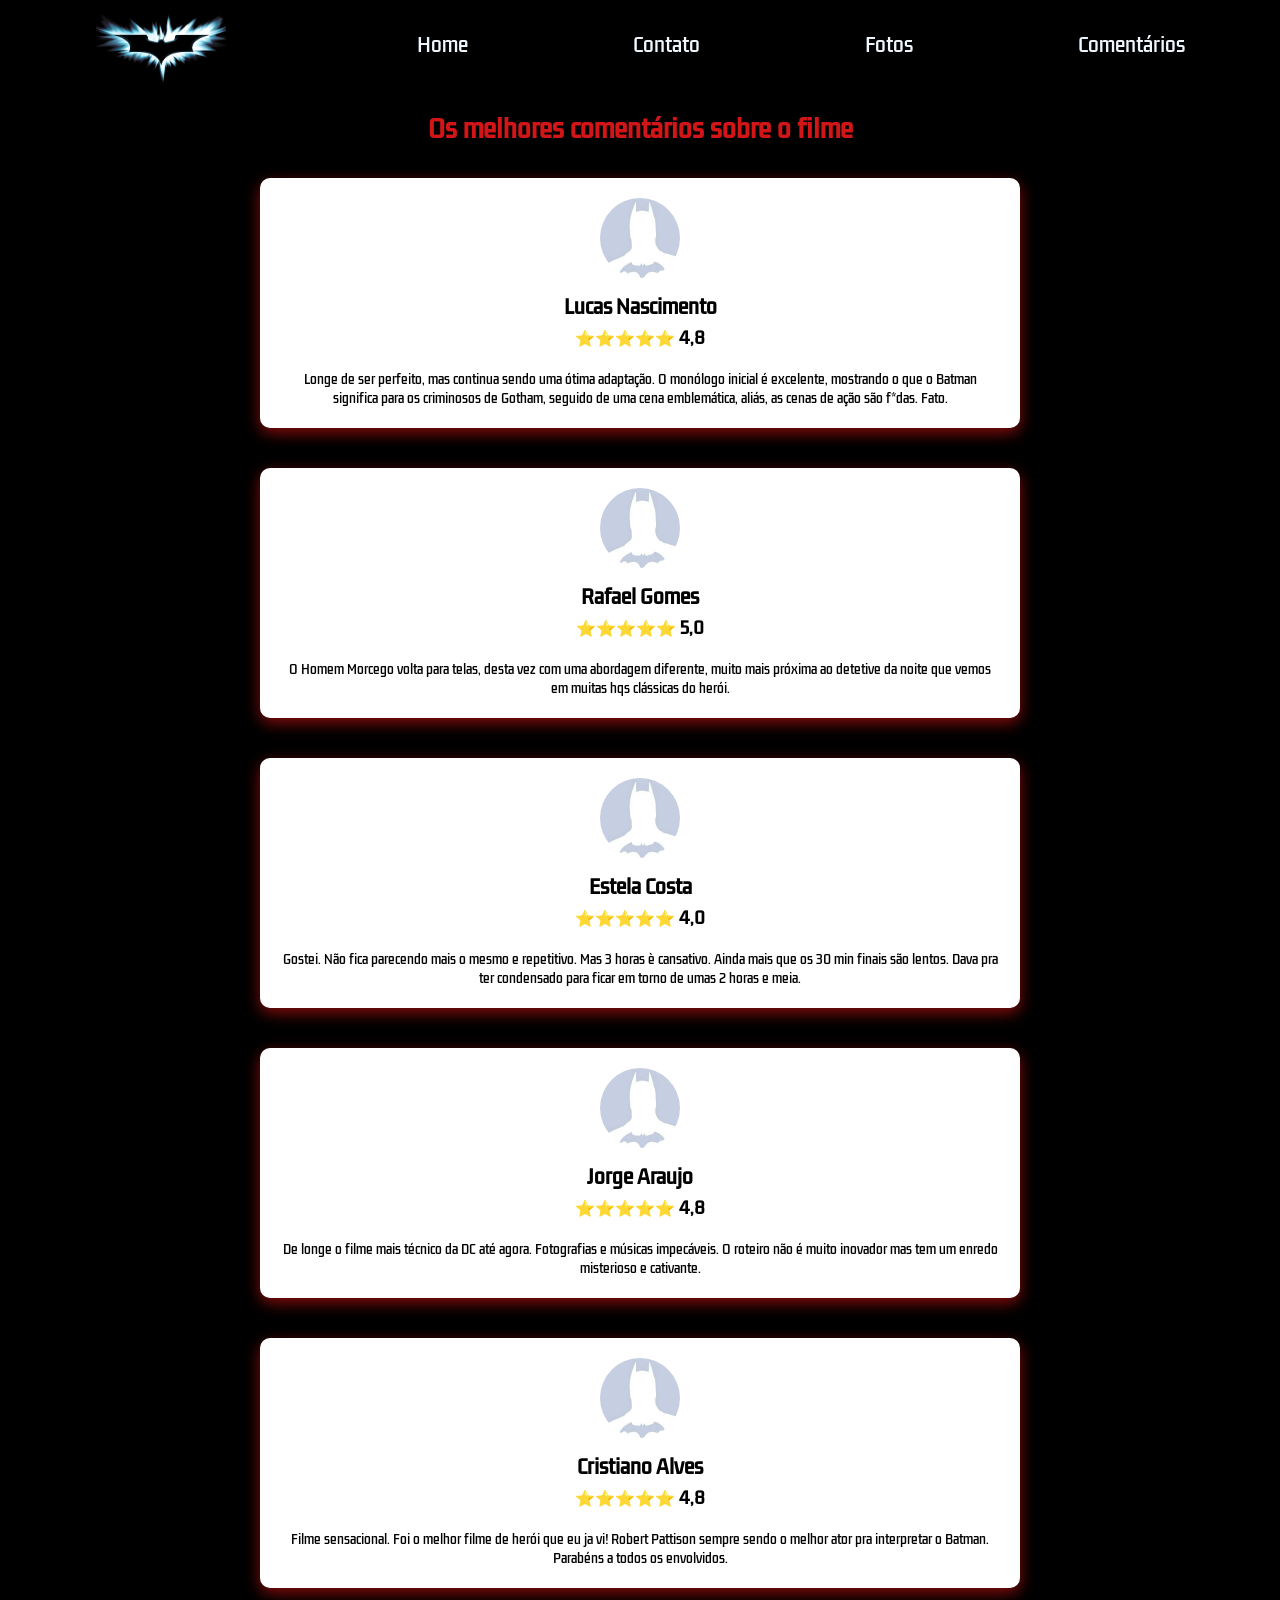
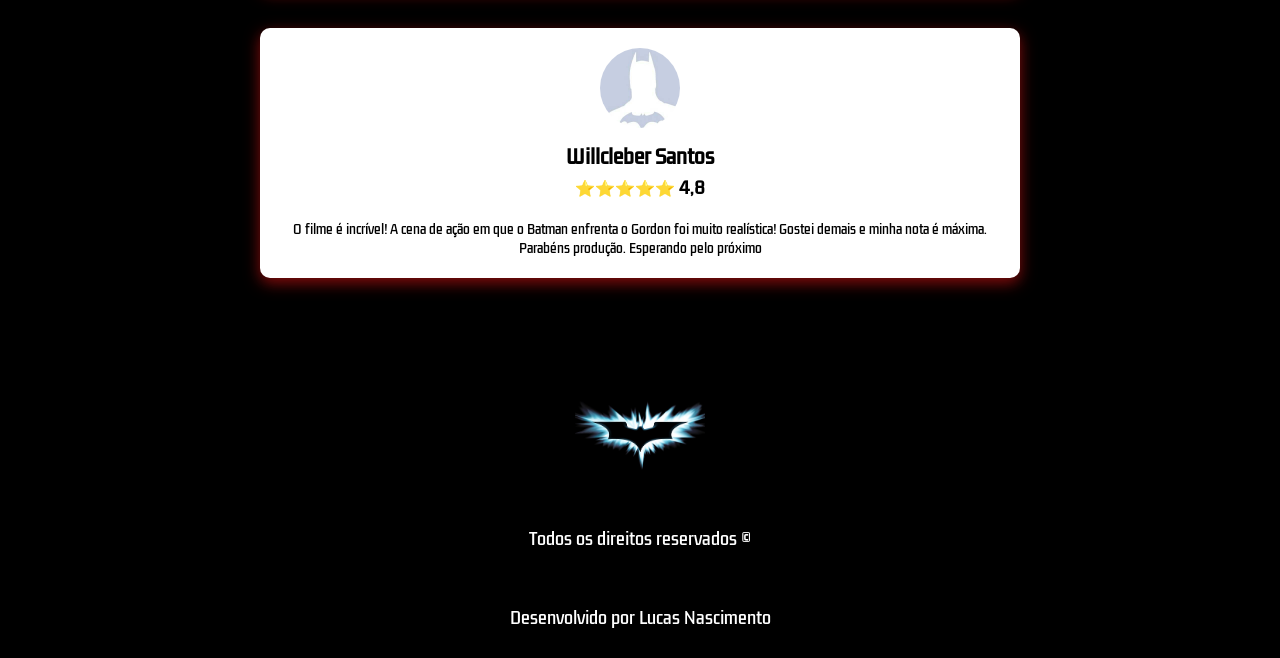
<file: comentarios.html>
<!DOCTYPE html>
<html lang="pt-br">
<head>
    <meta charset="UTF-8">
    <meta name="viewport" content="width=device-width, initial-scale=1.0">
    <link rel="preconnect" href="https://fonts.googleapis.com">
    <link rel="preconnect" href="https://fonts.gstatic.com" crossorigin>
    <link href="https://fonts.googleapis.com/css2?family=Kdam+Thmor+Pro&display=swap" rel="stylesheet">
    <link rel="shortcut icon" href="./assets/favicon.ico" type="image/x-icon">
    <link rel="stylesheet" href="comentarios.css">
    <title>Comentários</title>
</head>
<body>
    <header>
        <a href="./index.html">
            <img id="logo" src="./assets/LOGO.jpeg" alt="imagem-logo">
        </a>

        <nav>
            <ul>
                <a href="./index.html">
                    <li>Home</li>
                </a>
                <a href="./contatos.html">
                    <li>Contato</li>
                </a>
                <a href="./fotos.html">
                    <li>Fotos</li>
                </a>
                <a href="./comentarios.html">
                    <li>Comentários</li>
                </a>
            </ul>
        </nav>
    </header>

    <h2>Os melhores comentários sobre o filme</h2>
    
    <div class="comentarios-container">
        <div class="comentario">
            <img class="user" src="./assets/User-imagen.jpg" alt="imagen usuário">
            <h3>Lucas Nascimento</h3>
            <div class="star">⭐⭐⭐⭐⭐ 4,8</div>
            <p>Longe de ser perfeito, mas continua sendo uma ótima adaptação. O monólogo inicial é excelente, mostrando o que o Batman significa para os criminosos de Gotham, seguido de uma cena emblemática, aliás, as cenas de ação são f*das. Fato.
            </p>

        </div>

        <div class="comentario">
            <img class="user" src="./assets/User-imagen.jpg" alt="imagen usuário">
            <h3>Rafael Gomes</h3>
            <div class="star">⭐⭐⭐⭐⭐ 5,0</div>
            <p>O Homem Morcego volta para telas, desta vez com uma abordagem diferente, muito mais próxima ao detetive da noite que vemos em muitas hqs clássicas do herói.
            </p>
        </div>

        <div class="comentario">
            <img class="user" src="./assets/User-imagen.jpg" alt="imagem usuário">
            <h3>Estela Costa</h3>
            <div class="star">⭐⭐⭐⭐⭐ 4,0</div>
            <p>Gostei. Não fica parecendo mais o mesmo e repetitivo. Mas 3 horas è cansativo. 
                Ainda mais que os 30 min finais são lentos. Dava pra ter condensado para ficar em
            torno de umas 2 horas e meia.
        </p>

        </div>

        <div class="comentarios-container">
            <div class="comentario">
                <img class="user" src="./assets/User-imagen.jpg" alt="imagen usuário">
                <h3>Jorge Araujo</h3>
                <div class="star">⭐⭐⭐⭐⭐ 4,8</div>
                <p>De longe o filme mais técnico da DC até agora. Fotografias e músicas impecáveis. O roteiro não é muito inovador mas tem um enredo misterioso e cativante.
                </p>
    
            </div>

            <div class="comentarios-container">
                <div class="comentario">
                    <img class="user" src="./assets/User-imagen.jpg" alt="imagen usuário">
                    <h3>Cristiano Alves</h3>
                    <div class="star">⭐⭐⭐⭐⭐ 4,8</div>
                    <p>Filme sensacional. Foi o melhor filme de herói que eu ja vi! Robert Pattison
                    sempre sendo o melhor ator pra interpretar o Batman. Parabéns a todos os envolvidos.
                    </p>
        
                </div>
                
            <div class="comentarios-container">
                  <div class="comentario">
                        <img class="user" src="./assets/User-imagen.jpg" alt="imagen usuário">
                        <h3>Willcleber Santos</h3>
                        <div class="star">⭐⭐⭐⭐⭐ 4,8</div>
                        <p>O filme é incrível! A cena de ação em que o Batman enfrenta o Gordon foi
                            muito realística! Gostei demais e minha nota é máxima. Parabéns produção.
                            Esperando pelo próximo
                        </p>
            
                    </div>
    </div>

    <footer>
        <img style="object-fit: cover;" id="logo" src="./assets/LOGO.jpeg">
        <span>Todos os direitos reservados &copy;</span>
        <span>Desenvolvido por Lucas Nascimento</span>

        <nav class="footer-navigation">
            <ul class="footer-list">
                <a href="./index.html">
                    <li>Home</li>
                </a>
                <a href="./contatos.html">
                    <li>Contatos</li>
                </a>
                <a href="./fotos.html">
                    <li>Fotos</li>
                </a>
                <a href="./comentarios.html">
                    <li>Comentários</li>
                </a>
            </ul>
        </nav>
    </footer>
</body>
</html>
</file>
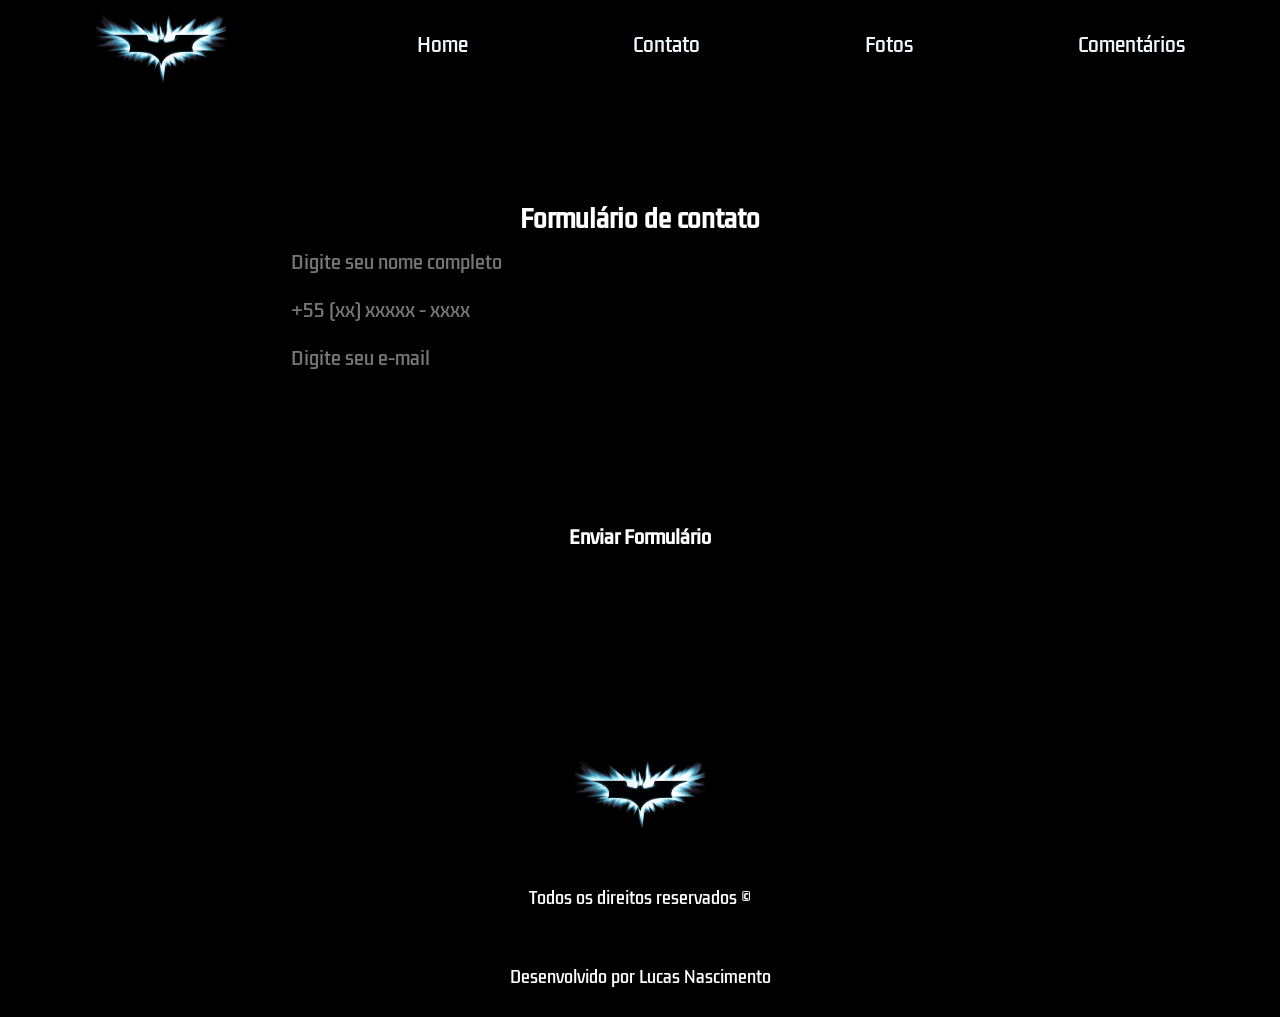
<file: contatos.html>
<!DOCTYPE html>
<html lang="pt-br">
<head>
    <meta charset="UTF-8">
    <meta name="viewport" content="width=device-width, initial-scale=1.0">
    <link rel="preconnect" href="https://fonts.googleapis.com">
    <link rel="preconnect" href="https://fonts.gstatic.com" crossorigin>
    <link href="https://fonts.googleapis.com/css2?family=Kdam+Thmor+Pro&display=swap" rel="stylesheet">
    <link rel="shortcut icon" href="./assets/favicon.ico" type="image/x-icon">
    <link rel="stylesheet" href="contatos.css">
    <title>Contatos</title>
</head>
<body>
    <header>
        <a href="./index.html">
            <img id="logo" src="./assets/LOGO.jpeg" alt="imagem-logo">
        </a>

        <nav>
            <ul>
                <a href="./index.html">
                    <li>Home</li>
                </a>
                <a href="./contatos.html">
                    <li>Contato</li>
                </a>
                <a href="./fotos.html">
                    <li>Fotos</li>
                </a>
                <a href="./comentarios.html">
                    <li>Comentários</li>
                </a>
            </ul>
        </nav>
    </header>

    <form action="#">
        <h2>Formulário de contato</h2>

        <input type="text" name="text" placeholder="Digite seu nome completo" required>
        <input type="tel" name="telefone" placeholder="+55 (xx) xxxxx - xxxx">
        <input type="email" name="email" placeholder="Digite seu e-mail" required>

        <textarea name="mensagem" placeholder="Digite sua mensagem" required>

        </textarea>
        <button>Enviar Formulário</button>
    </form>

    <footer>
        <img style="object-fit: cover;" id="logo" src="./assets/LOGO.jpeg">
        <span>Todos os direitos reservados &copy;</span>
        <span>Desenvolvido por Lucas Nascimento</span>

        <nav class="footer-navigation">
            <ul class="footer-list">
                <a href="./index.html">
                    <li>Home</li>
                </a>
                <a href="./contatos.html">
                    <li>Contatos</li>
                </a>
                <a href="./fotos.html">
                    <li>Fotos</li>
                </a>
                <a href="./comentarios.html">
                    <li>Comentários</li>
                </a>
            </ul>
        </nav>
    </footer>
</body>
</html>
</file>
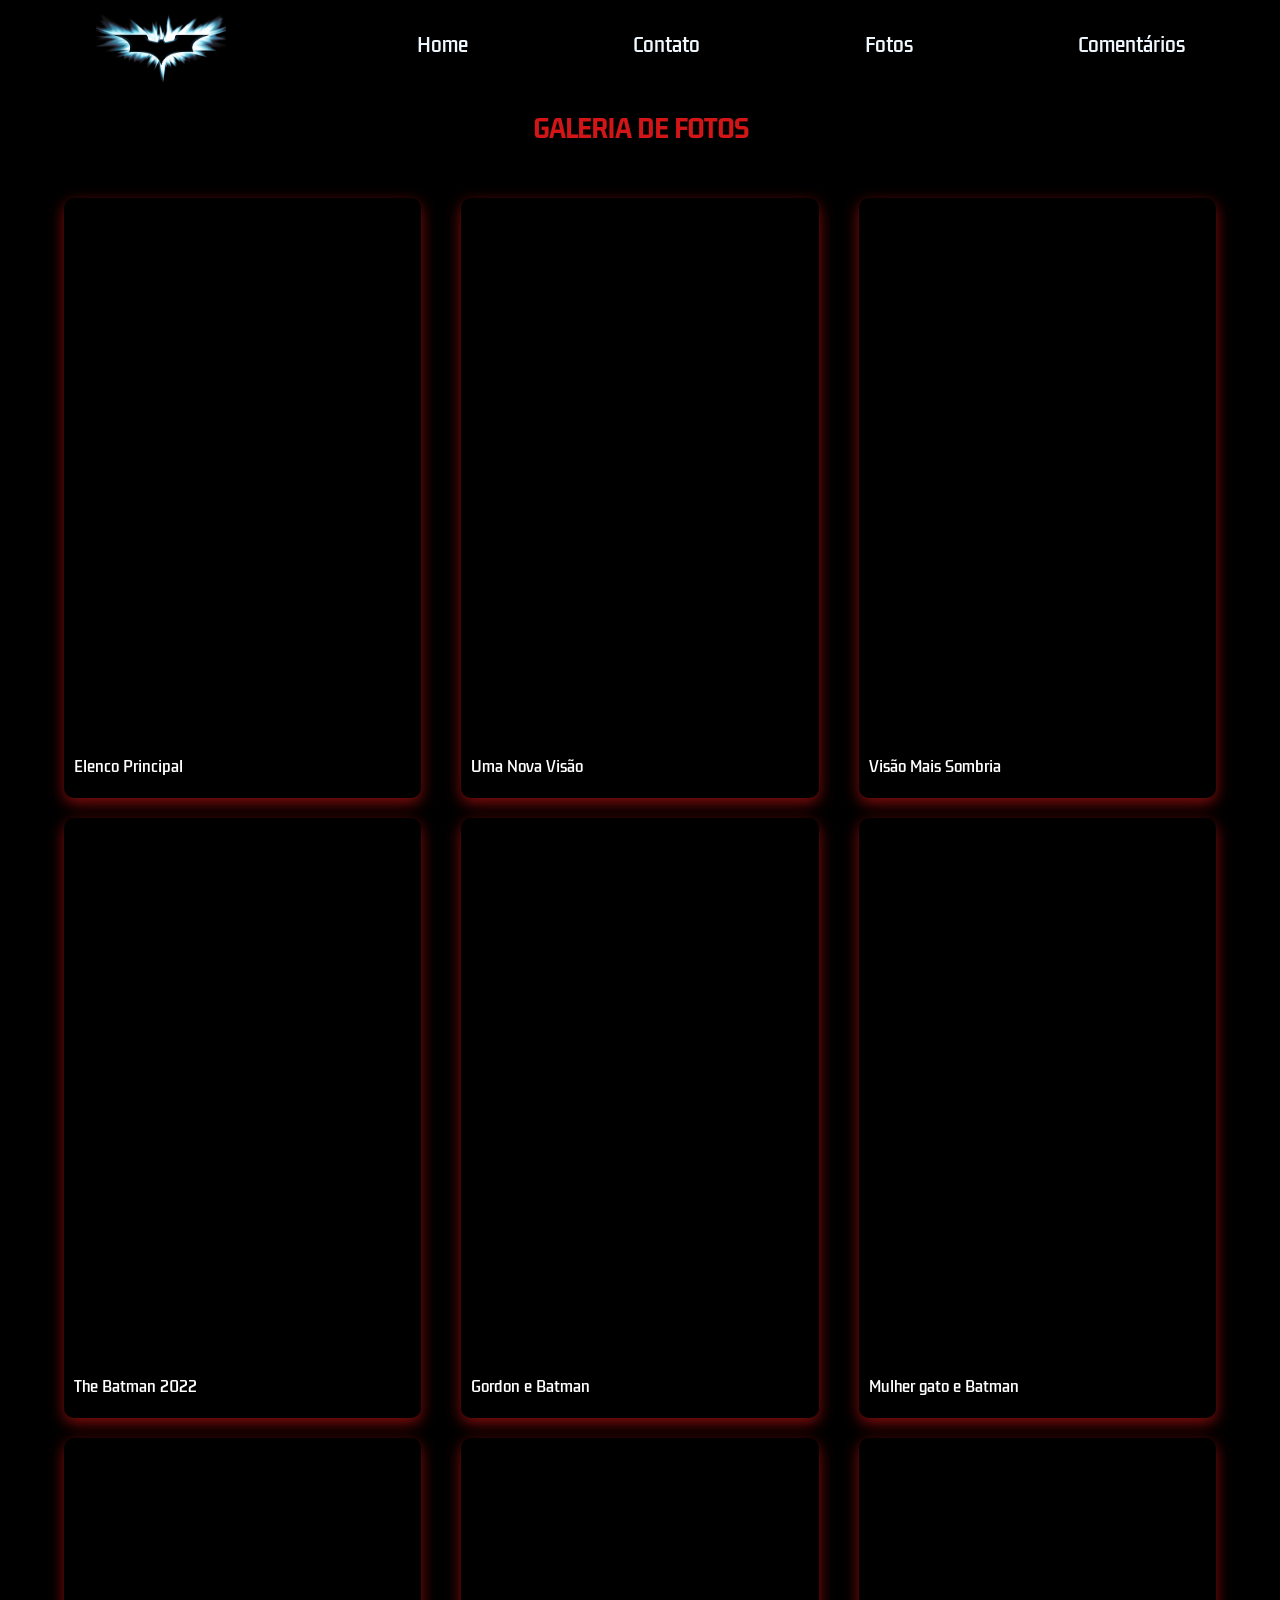
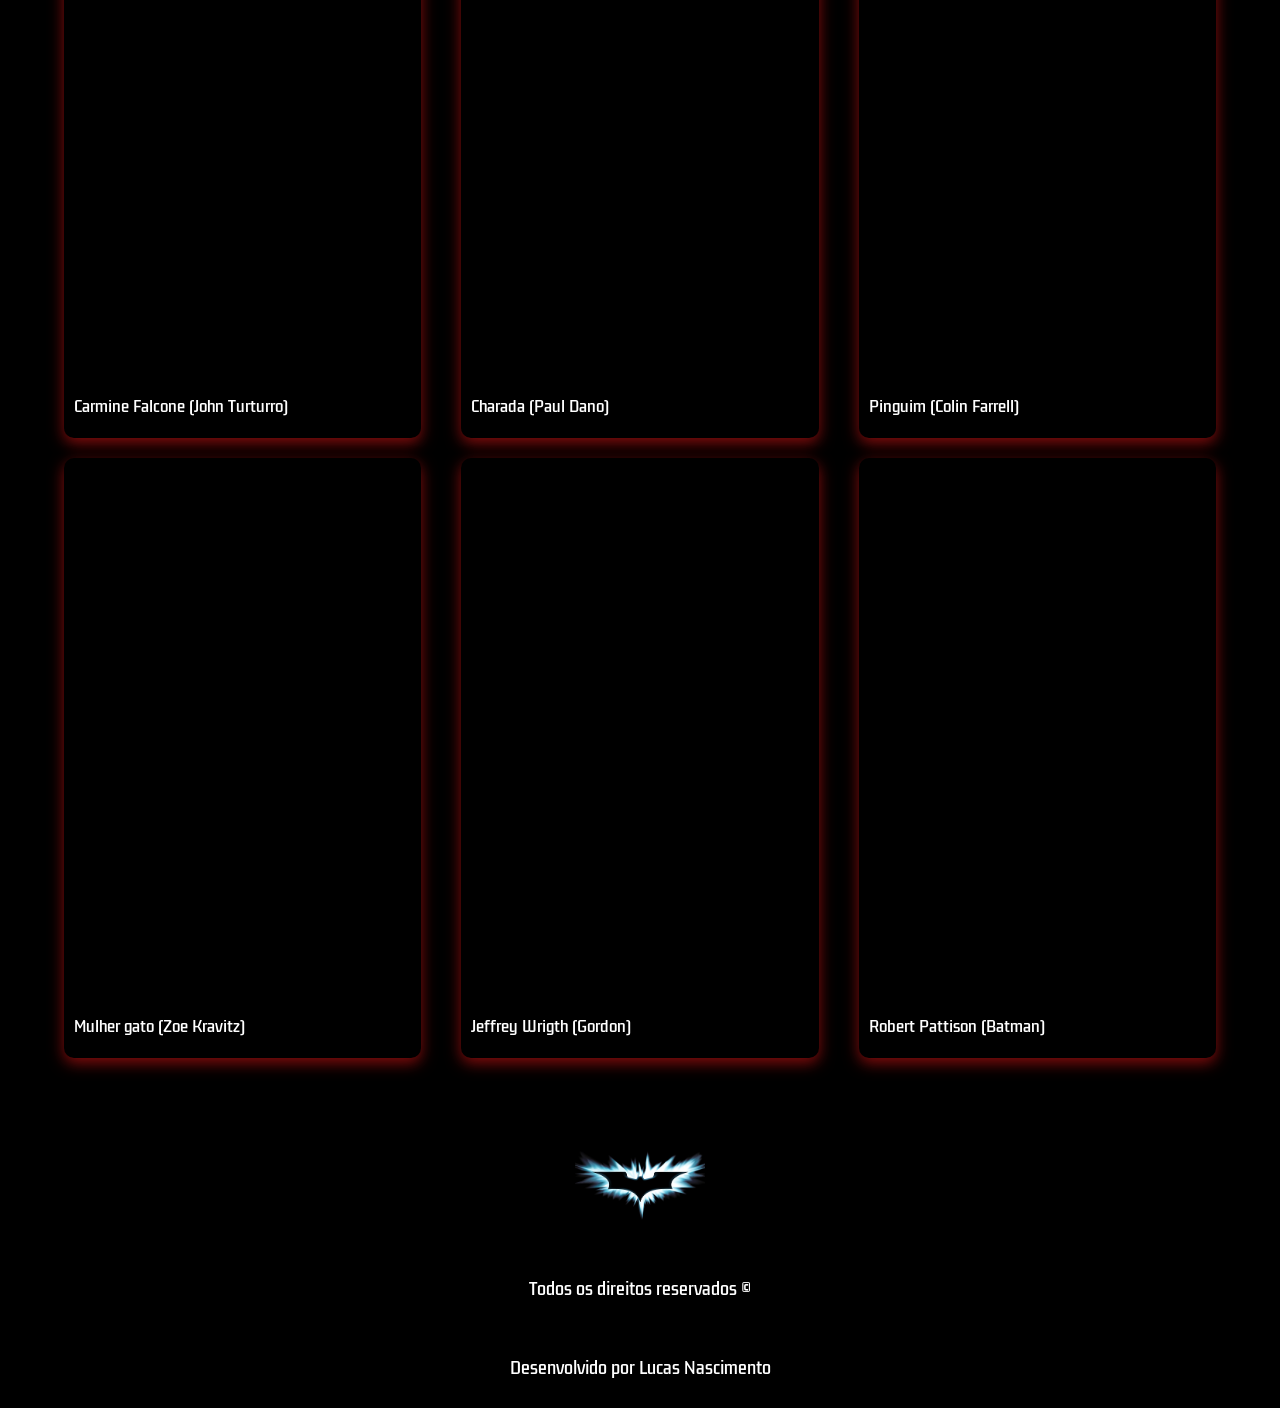
<file: fotos.html>
<!DOCTYPE html>
<html lang="pt-br">
<head>
    <meta charset="UTF-8">
    <meta name="viewport" content="width=device-width, initial-scale=1.0">
    <link rel="preconnect" href="https://fonts.googleapis.com">
    <link rel="preconnect" href="https://fonts.gstatic.com" crossorigin>
    <link href="https://fonts.googleapis.com/css2?family=Kdam+Thmor+Pro&display=swap" rel="stylesheet">
    <link rel="shortcut icon" href="./assets/favicon.ico" type="image/x-icon">
    <link rel="stylesheet" href="fotos.css">
    <title>Fotos</title>
</head>
<body>
    <header>
        <a href="./index.html">
            <img id="logo" src="./assets/LOGO.jpeg" alt="imagem-logo">
        </a>

        <nav>
            <ul>
                <a href="./index.html">
                    <li>Home</li>
                </a>
                <a href="./contatos.html">
                    <li>Contato</li>
                </a>
                <a href="./fotos.html">
                    <li>Fotos</li>
                </a>
                <a href="./comentarios.html">
                    <li>Comentários</li>
                </a>
            </ul>
        </nav>
    </header>

    <h2>GALERIA DE FOTOS</h2>

    <div class="gallery-container">
        <div class="fotos-content">
            <div class="foto item01">Elenco Principal</div>
            <div class="foto item02">Uma Nova Visão</div>
            <div class="foto item03">Visão Mais Sombria</div>
            <div class="foto item1">The Batman 2022</div>
            <div class="foto item2">Gordon e Batman</div>
            <div class="foto item3">Mulher gato e Batman</div>
            <div class="foto item4">Carmine Falcone (John Turturro)</div>
            <div class="foto item5">Charada (Paul Dano)</div>
            <div class="foto item6">Pinguim (Colin Farrell)</div>
            <div class="foto item7">Mulher gato (Zoe Kravitz)</div>
            <div class="foto item8">Jeffrey Wrigth (Gordon)</div>
            <div class="foto item9">Robert Pattison (Batman)</div>
        </div>
    </div>

    <footer>
        <img style="object-fit: cover;" id="logo" src="./assets/LOGO.jpeg">
        <span>Todos os direitos reservados &copy;</span>
        <span>Desenvolvido por Lucas Nascimento</span>

        <nav class="footer-navigation">
            <ul class="footer-list">
                <a href="./index.html">
                    <li>Home</li>
                </a>
                <a href="./contatos.html">
                    <li>Contatos</li>
                </a>
                <a href="./fotos.html">
                    <li>Fotos</li>
                </a>
                <a href="./comentarios.html">
                    <li>Comentários</li>
                </a>
            </ul>
        </nav>
    </footer>
</body>
</html>
</file>
<file: comentarios.css>
* {
    margin: 0;
    padding: 0;
    box-sizing: border-box;
    background-color: black;
    list-style: none;
    text-decoration: none;
    font-family: "Kdam Thmor Pro", sans-serif;

}

header {
    height: 90px;
    display: flex;
    justify-content: space-around;
    align-items: center;
}

nav {
    width: 60%;
}

ul {
    display: flex;
    width: 100%;
    justify-content: space-between;
}

li {
    list-style: none;
    color: aliceblue;
    cursor: pointer;
    font-size: 19px;
    transition: 0.5s;
    font-family: "Kdam Thmor Pro", sans-serif;

}

li:hover {
    color: #d21617;

}

#logo {
    width: 130px;
    height: auto;
}

h2 {
    width: 100%;
    text-align: center;
    margin: 20px auto;
    color: #d21617;
}

.comentarios-container {
    display: grid;
    grid-template-columns: repeat(1fr);
    max-width: 780px;
    margin: 0 auto;
    row-gap: 20px;
    column-gap: 20px;
}

.comentario {
    display: flex;
    flex-direction: column;
    align-items: center;
    padding: 20px 20px;
    margin: 10px;
    box-shadow: #860c0c 0px 5px 15px;
    background-color: #fff;
    border-radius: 10px;
}

.user {
    width: 80px;
    height: 80px;
    border-radius: 50%;
    margin-bottom: 15px;
}

h3 {
    margin-bottom: 5px;
    background-color: #fff;
}

.star {
    background-color: #fff;
    font-weight: bold;
}

p {
    margin-top: 20px;
    text-align: center;
    font-family: "kdam thmor pro", sans-serif;
    background-color: #fff;
    font-size: 12px;
}

footer {
    height: 300px;
    margin-top: 50px;
    display: flex;
    flex-direction: column;
    align-items: center;
    justify-content: space-around;
}

span {
    color: #fff;
    font-family: "Kdam Thmor Pro", sans-serif;
}

.footer-navigation {
    display: none;
}

.footer-list {
    display: flex;
    flex-direction: column;
    align-items: center;
}

@media (max-width: 768px) {
    .footer-navigation {
        display: block;
    }

    nav {
        display: none;
    }

    #banner {
        background-position: 40%;
    }

    #trailer-container {
        width: 100%;
        height: 550px;
        display: flex;
        flex-direction: column;
        align-items: center;
    }

    .content {
        width: 95%;
        display: flex;
        flex-direction: column;
    }

    .trailer {
        width: 100%;
    }

    .sinopse {
        width: 95%;
        display: flex;
        flex-direction: column;
        align-items: center;
        justify-content: space-between;
    }

    .description {
        width: 100%;
    }

    .button {
        width: 100%;
        margin-top: 30px;
        margin-bottom: 95px;
    }

    .cards-content {
        grid-template-columns: 1fr;
    }


}
</file>
<file: contatos.css>
* {
    margin: 0;
    padding: 0;
    box-sizing: border-box;
    background-color: black;
    list-style: none;
    text-decoration: none;
    font-family: "Kdam Thmor Pro", sans-serif;

}

header {
    height: 90px;
    display: flex;
    justify-content: space-around;
    align-items: center;
}

nav {
    width: 60%;
}

ul {
    display: flex;
    width: 100%;
    justify-content: space-between;
}

li {
    list-style: none;
    color: aliceblue;
    cursor: pointer;
    font-size: 19px;
    transition: 0.5s;
    font-family: "Kdam Thmor Pro", sans-serif;

}

li:hover {
    color: #d21617;

}

#logo {
    width: 130px;
    height: auto;
}

h2 {
    color: #fff;
    background-color: #00000077;
}

h2:hover {
    color: #d21617;
}

form {
    display: flex;
    flex-direction: column;
    justify-content: center;
    align-items: center;
    padding: 10px 30px;
    width: 60%;
    background-image:url("https://s2-techtudo.glbimg.com/sAde9nifgABCIIld0wUa8af3DqI=/0x0:1366x768/888x0/smart/filters:strip_icc()/i.s3.glbimg.com/v1/AUTH_08fbf48bc0524877943fe86e43087e7a/internal_photos/bs/2023/P/e/2i7BplSCytEt1giqKdBw/the-batman-elenco.jpeg.webp");
    background-position: 50% 50%;
    background-size: cover;
    border-radius: 8px;
    margin: 100px auto;
}

button {
    width: 200px;
    height: 40px;
    background-color: #00000077;
    color: #fff;
    padding: 8px 10px;
    border-radius: 5px;
    cursor: pointer;
    transition: .8s;
    font-size: 18px;
    display: flex;
    justify-content: center;
    align-items: center;
    font-weight: bolder;
    border: none;
    outline: none;
    margin-top: 25px;
}

button:hover {
    color: #d21617;
}

input, textarea {
    border: 0;
    outline: none;
    padding: 5px 5px;
    margin: 5px auto;
    border-radius: 10px;
    color: #ffff;
    font-size: 18px;
    width: 100%;
    background-color: #00000077;
}

textarea {
    height: 100px;
    resize: none;
}

footer {
    height: 300px;
    margin-top: 150px;
    display: flex;
    flex-direction: column;
    align-items: center;
    justify-content: space-around;
}

span {
    color: #fff;
    font-family: "Kdam Thmor Pro", sans-serif;
    
}

.footer-navigation {
    display: none;
}

.footer-list {
    display: flex;
    flex-direction: column;
    align-items: center;
}

@media (max-width: 768px) {
    .footer-navigation {
        display: block;
    }

    nav {
        display: none;
    }

    #banner {
        background-position: 40%;
    }

    #trailer-container {
        width: 100%;
        height: 550px;
        display: flex;
        flex-direction: column;
        align-items: center;
    }

    .content {
        width: 95%;
        display: flex;
        flex-direction: column;
    }

    .trailer {
        width: 100%;
    }

    .sinopse {
        width: 95%;
        display: flex;
        flex-direction: column;
        align-items: center;
        justify-content: space-between;
    }

    .description {
        width: 100%;
    }

    .button {
        width: 100%;
        margin-top: 30px;
        margin-bottom: 95px;
    }

    .cards-content {
        grid-template-columns: 1fr;
    }


}
</file>
<file: fotos.css>
* {
    margin: 0;
    padding: 0;
    box-sizing: border-box;
    background-color : black;
    list-style: none;
    text-decoration: none;
    font-family: "Kdam Thmor Pro", sans-serif;
}

header {
    height: 90px;
    display: flex;
    justify-content: space-around;
    align-items: center;
}

nav {
    width: 60%;
}

ul {
    display: flex;
    width: 100%;
    justify-content: space-between;
}

li {
    list-style: none;
    color: aliceblue;
    cursor: pointer;
    font-size: 19px;
    transition: 0.5s;
    font-family: "Kdam Thmor Pro", sans-serif;

}

li:hover {
    color: #d21617;

}

#logo {
    width: 130px;
    height: auto;
}

h2 {
    width: 100%;
    text-align: center;
    margin: 20px auto;
    color: #d21617;
}

.gallery-container {
    width: 100%;
    display: flex;
    justify-content: center;
    margin-top: 50px;
}

.fotos-content {
    width: 90%;
    display: grid;
    grid-template-columns: repeat(3, 1fr);
    row-gap: 20px;
    column-gap: 40px;
}

.item01 {
    background-image: url("https://upload.wikimedia.org/wikipedia/pt/thumb/3/38/The_Batman_poster.jpg/250px-The_Batman_poster.jpg");
}

.item02 {
    background-image: url("https://p2.trrsf.com/image/fget/cf/774/0/images.terra.com/2024/12/27/1754278577-batman-pattinson2.jpg");
}

.item03 {
    background-image: url("https://www.opovo.com.br/_midias/jpg/2022/03/02/fjeydekxiacaqad-18221173.jpg");
}
.item1 {
    background-image: url("https://rukminim2.flixcart.com/image/750/900/l3j2cnk0/poster/d/4/m/large-the-batman-2022-poster-18-x-12-inch-300-gsm-m0080-original-imagempped3v29sj.jpeg?q=20&crop=false");
}

.item2 {
    background-image: url("https://d1tgyzt3mf06m9.cloudfront.net/v3-staging/2022/03/fakta-unik-di-balik-layar-film-the-batman-dc9a557472-5330-4efc-8800-131f69af5cdc.jpg");
}

.item3 {
    background-image: url("https://universoheroico.com.br/wp-content/uploads/2022/03/Mulhe-Gato-e-o-Batman.jpg");
}

.item4 {
    background-image: url("https://www.hollywoodreporter.com/wp-content/uploads/2022/03/MCDBATM_WB065-H-2022.jpg");
}

.item5 {
    background-image: url("https://img.odcdn.com.br/wp-content/uploads/2022/02/Charada-em-The-Batman.jpg");
}

.item6 {
    background-image: url("https://static.dc.com/dc/files/default_images/Penguin_blog_6228fc6f4acf60.60111894.jpg");
}

.item7 {
    background-image: url("https://trecobox.com.br/wp-content/uploads/2022/03/Zoe-Kravitz.jpg");
}

.item8 {
    background-image: url("https://p2.trrsf.com/image/fget/cf/774/0/images.terra.com/2022/03/04/james-gordon-0403.jpeg");
}

.item9 {
    background-image: url("https://e0.pxfuel.com/wallpapers/537/513/desktop-wallpaper-the-batman-robert-pattinson-2021-movie.jpg");
}

.foto {
    width: 100%;
    height: 600px;
    background-size: cover;
    background-position: 50% 50%;
    border-radius: 10px;
    cursor: pointer;
    transition: 1s;
    display: flex;
    flex-direction: column;
    justify-content: flex-end;
    padding: 0 0 20px 10px;
    color: #fff;
    font-size: 15px;
    font-family: "kdam thmor pro", sans-serif;
    box-shadow: #860c0c 0px 5px 15px;
}

.foto:hover {
    transform: scale(1.02);
}

footer {
    height: 300px;
    margin-top: 50px;
    display: flex;
    flex-direction: column;
    align-items: center;
    justify-content: space-around;
}

span {
    color: #fff;
    font-family: "Kdam Thmor Pro", sans-serif;
}

.footer-navigation {
    display: none;
}

.footer-list {
    display: flex;
    flex-direction: column;
    align-items: center;
}

@media (max-width: 768px) {
    .footer-navigation {
        display: block;
    }

    #nav {
        display: none;
    }

    #banner {
        background-position: 40%;
    }

    #trailer-container {
        width: 100%;
        height: 550px;
        display: flex;
        flex-direction: column;
        align-items: center;
    }

    .content {
        width: 95%;
        display: flex;
        flex-direction: column;
    }

    .trailer {
        width: 100%;
    }

    .sinopse {
        width: 95%;
        display: flex;
        flex-direction: column;
        align-items: center;
        justify-content: space-between;
    }

    .description {
        width: 100%;
    }

    .button {
        width: 100%;
        margin-top: 30px;
        margin-bottom: 95px;
    }

    .cards-content {
        grid-template-columns: 1fr;
    }


}
</file>
